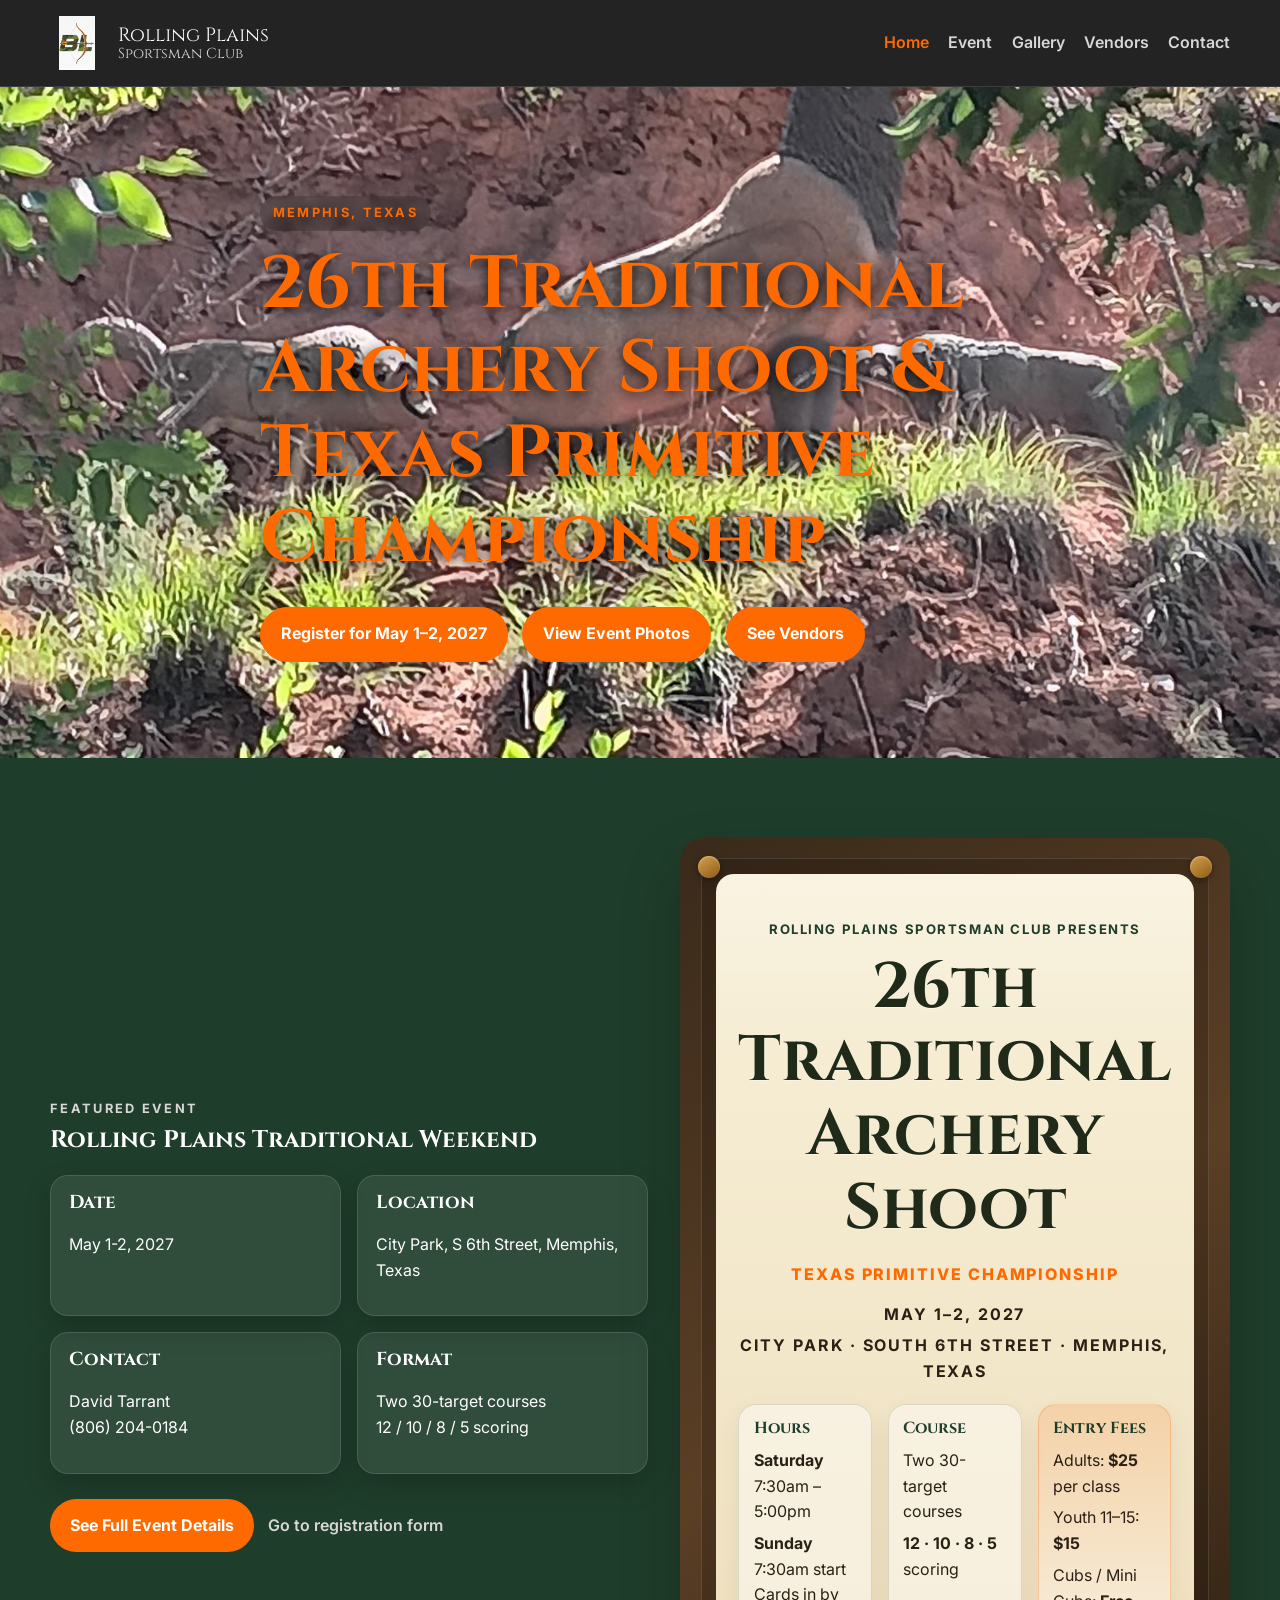
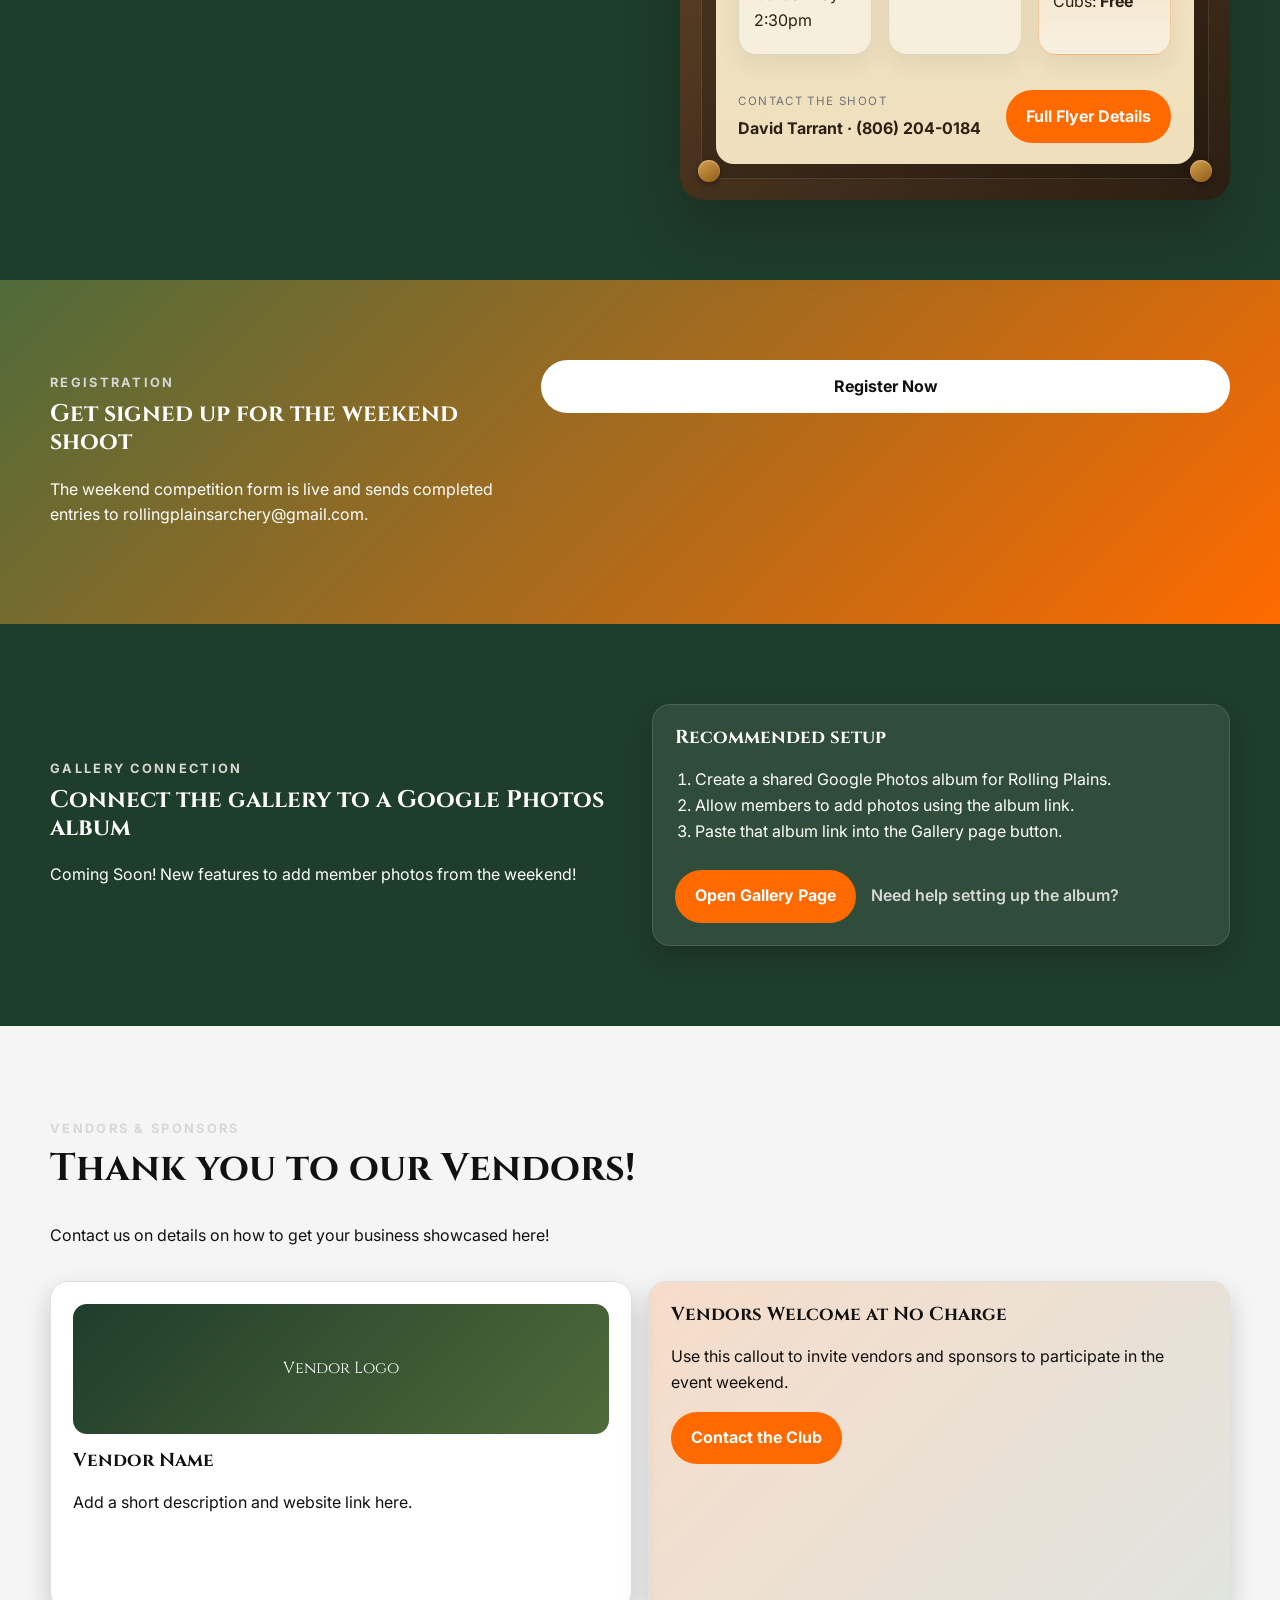
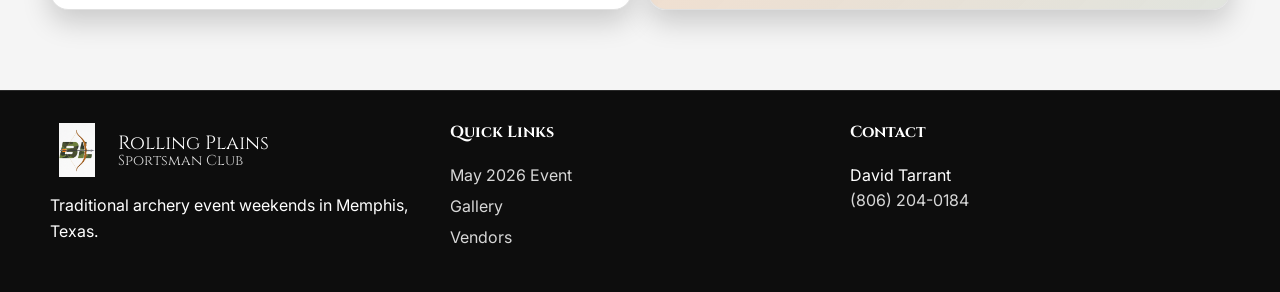
<file: index.html>
<!DOCTYPE html>
<html lang="en">
<head>
  <meta charset="UTF-8">
  <meta name="viewport" content="width=device-width, initial-scale=1.0">
  <title>Rolling Plains Sportsman Club | Memphis, Texas</title>
  <meta name="description" content="Rolling Plains Sportsman Club Traditional Archery Shoot and Texas Primitive Championship in Memphis, Texas.">
  <link rel="preconnect" href="https://fonts.googleapis.com">
  <link rel="preconnect" href="https://fonts.gstatic.com" crossorigin>
  <link href="https://fonts.googleapis.com/css2?family=Cinzel:wght@500;700&family=Inter:wght@400;500;600;700&display=swap" rel="stylesheet">
  <link rel="icon" type="image/png" href="assets/images/logo/logo-transparent.png">
  <link rel="stylesheet" href="assets/css/styles.css">
</head>
<body>
  <header class="site-header">
    <div class="container nav-wrap">
      <a class="brand" href="index.html">
        <img src="assets/images/logo/logo-transparent.png" alt="Rolling Plains Sportsman Club logo">
        <span class="brand-mark">
          <span class="brand-top">Rolling Plains</span>
          <span class="brand-bottom">Sportsman Club</span>
        </span>
      </a>
      <button class="nav-toggle" aria-label="Toggle navigation">☰</button>
      <nav class="site-nav">
        <a href="index.html" class="active">Home</a>
        <a href="events.html">Event</a>
        <a href="gallery.html">Gallery</a>
        <a href="vendors.html">Vendors</a>
        <a href="contact.html">Contact</a>
      </nav>
    </div>
  </header>

  <main>
    <section class="hero hero-home">
      <div class="hero-overlay"></div>
      <div class="container hero-content">
        <p class="eyebrow">Memphis, Texas</p>
        <h1>26th Traditional Archery Shoot & Texas Primitive Championship</h1>
        
        <div class="hero-actions">
          <a class="btn btn-primary" href="events.html#signup">Register for May 1–2, 2027</a>
          <a class="btn btn-secondary" href="gallery.html">View Event Photos</a>
          <a class="btn btn-secondary" href="vendors.html">See Vendors</a>
        </div>
      </div>
    </section>

    <section class="section section-dark">
      <div class="container split-feature">
        <div>
          <p class="eyebrow">Featured Event</p>
          <h2>Rolling Plains Traditional Weekend</h2>
          <div class="info-grid">
            <div class="info-card">
              <h3>Date</h3>
              <p>May 1-2, 2027</p>
            </div>
            <div class="info-card">
              <h3>Location</h3>
              <p>City Park, S 6th Street, Memphis, Texas</p>
            </div>
            <div class="info-card">
              <h3>Contact</h3>
              <p>David Tarrant<br>(806) 204-0184</p>
            </div>
            <div class="info-card">
              <h3>Format</h3>
              <p>Two 30-target courses<br>12 / 10 / 8 / 5 scoring</p>
            </div>
          </div>
          <div class="stack-actions">
            <a class="btn btn-primary" href="events.html">See Full Event Details</a>
            <a class="text-link" href="events.html#signup">Go to registration form</a>
          </div>
        </div>
        <div class="homepage-flyer-wrap">
          <div class="flyer-board flyer-board-home">
            <div class="flyer-corners">
              <span></span><span></span><span></span><span></span>
            </div>
            <div class="flyer-shell">
              <div class="flyer-scroll flyer-scroll-home">
                <p class="flyer-kicker">Rolling Plains Sportsman Club presents</p>
                <h2>26th Traditional<br>Archery Shoot</h2>
                <p class="flyer-subtitle">Texas Primitive Championship</p>
                <div class="flyer-divider"></div>
                <p class="flyer-date">May 1–2, 2027</p>
                <p class="flyer-location">City Park · South 6th Street · Memphis, Texas</p>
                <div class="flyer-grid flyer-grid-home">
                  <article class="flyer-card">
                    <h3>Hours</h3>
                    <p><strong>Saturday</strong><br>7:30am – 5:00pm</p>
                    <p><strong>Sunday</strong><br>7:30am start<br>Cards in by 2:30pm</p>
                  </article>
                  <article class="flyer-card">
                    <h3>Course</h3>
                    <p>Two 30-target courses</p>
                    <p><strong>12 · 10 · 8 · 5</strong> scoring</p>
                  </article>
                  <article class="flyer-card flyer-card-highlight">
                    <h3>Entry Fees</h3>
                    <p>Adults: <strong>$25</strong> per class</p>
                    <p>Youth 11–15: <strong>$15</strong></p>
                    <p>Cubs / Mini Cubs: <strong>Free</strong></p>
                  </article>
                </div>
                <div class="flyer-footer-bar flyer-footer-bar-home">
                  <div>
                    <span class="flyer-label">Contact the Shoot</span>
                    <strong>David Tarrant · <a href="tel:18062040184">(806) 204-0184</a></strong>
                  </div>
                  <a class="btn btn-primary" href="events.html">Full Flyer Details</a>
                </div>
              </div>
            </div>
          </div>
        </div>
      </div>
    </section>

    <section class="section section-accent">
      <div class="container promo-band">
        <div>
          <p class="eyebrow">Registration</p>
          <h2>Get signed up for the weekend shoot</h2>
          <p>The weekend competition form is live and sends completed entries to rollingplainsarchery@gmail.com.</p>
        </div>
        <a class="btn btn-light" href="events.html#signup">Register Now</a>
      </div>
    </section>

    <section class="section section-dark">
      <div class="container submit-grid">
        <div>
          <p class="eyebrow">Gallery Connection</p>
          <h2>Connect the gallery to a Google Photos album</h2>
          <p>Coming Soon! New features to add member photos from the weekend!</p>
        </div>
        <div class="content-card submit-card">
          <h3>Recommended setup</h3>
          <ol class="clean-list">
            <li>Create a shared Google Photos album for Rolling Plains.</li>
            <li>Allow members to add photos using the album link.</li>
            <li>Paste that album link into the Gallery page button.</li>
          </ol>
          <div class="stack-actions">
            <a class="btn btn-primary" href="gallery.html">Open Gallery Page</a>
            <a class="text-link" href="contact.html">Need help setting up the album?</a>
          </div>
        </div>
      </div>
    </section>



    <section class="section">
      <div class="container">
        <div class="section-heading">
          <p class="eyebrow">Vendors & Sponsors</p>
          <h2>Thank you to our Vendors!</h2>
          <p>Contact us on details on how to get your business showcased here!</p>
        </div>
        <div class="vendor-preview-grid">
          <article class="vendor-card">
            <div class="vendor-logo-placeholder">Vendor Logo</div>
            <h3>Vendor Name</h3>
            <p>Add a short description and website link here.</p>
            <a class="btn btn-outline" href="vendors.html">View Vendor Layout</a>
          </article>
          <article class="vendor-card highlight-card">
            <h3>Vendors Welcome at No Charge</h3>
            <p>Use this callout to invite vendors and sponsors to participate in the event weekend.</p>
            <a class="btn btn-primary" href="contact.html">Contact the Club</a>
          </article>
        </div>
      </div>
    </section>
  </main>

  <footer class="site-footer">
    <div class="container footer-grid">
      <div>
        <div class="brand" style="margin-bottom:0.75rem;">
          <img src="assets/images/logo/logo-transparent.png" alt="Rolling Plains Sportsman Club logo">
          <span class="brand-mark">
            <span class="brand-top">Rolling Plains</span>
            <span class="brand-bottom">Sportsman Club</span>
          </span>
        </div>
        <p>Traditional archery event weekends in Memphis, Texas.</p>
      </div>
      <div>
        <h4>Quick Links</h4>
        <ul>
          <li><a href="events.html">May 2026 Event</a></li>
          <li><a href="gallery.html">Gallery</a></li>
          <li><a href="vendors.html">Vendors</a></li>
        </ul>
      </div>
      <div>
        <h4>Contact</h4>
        <p>David Tarrant<br><a href="tel:18062040184">(806) 204-0184</a></p>
      </div>
    </div>
  </footer>

  <script src="assets/js/site.js"></script>
</body>
</html>
</file>
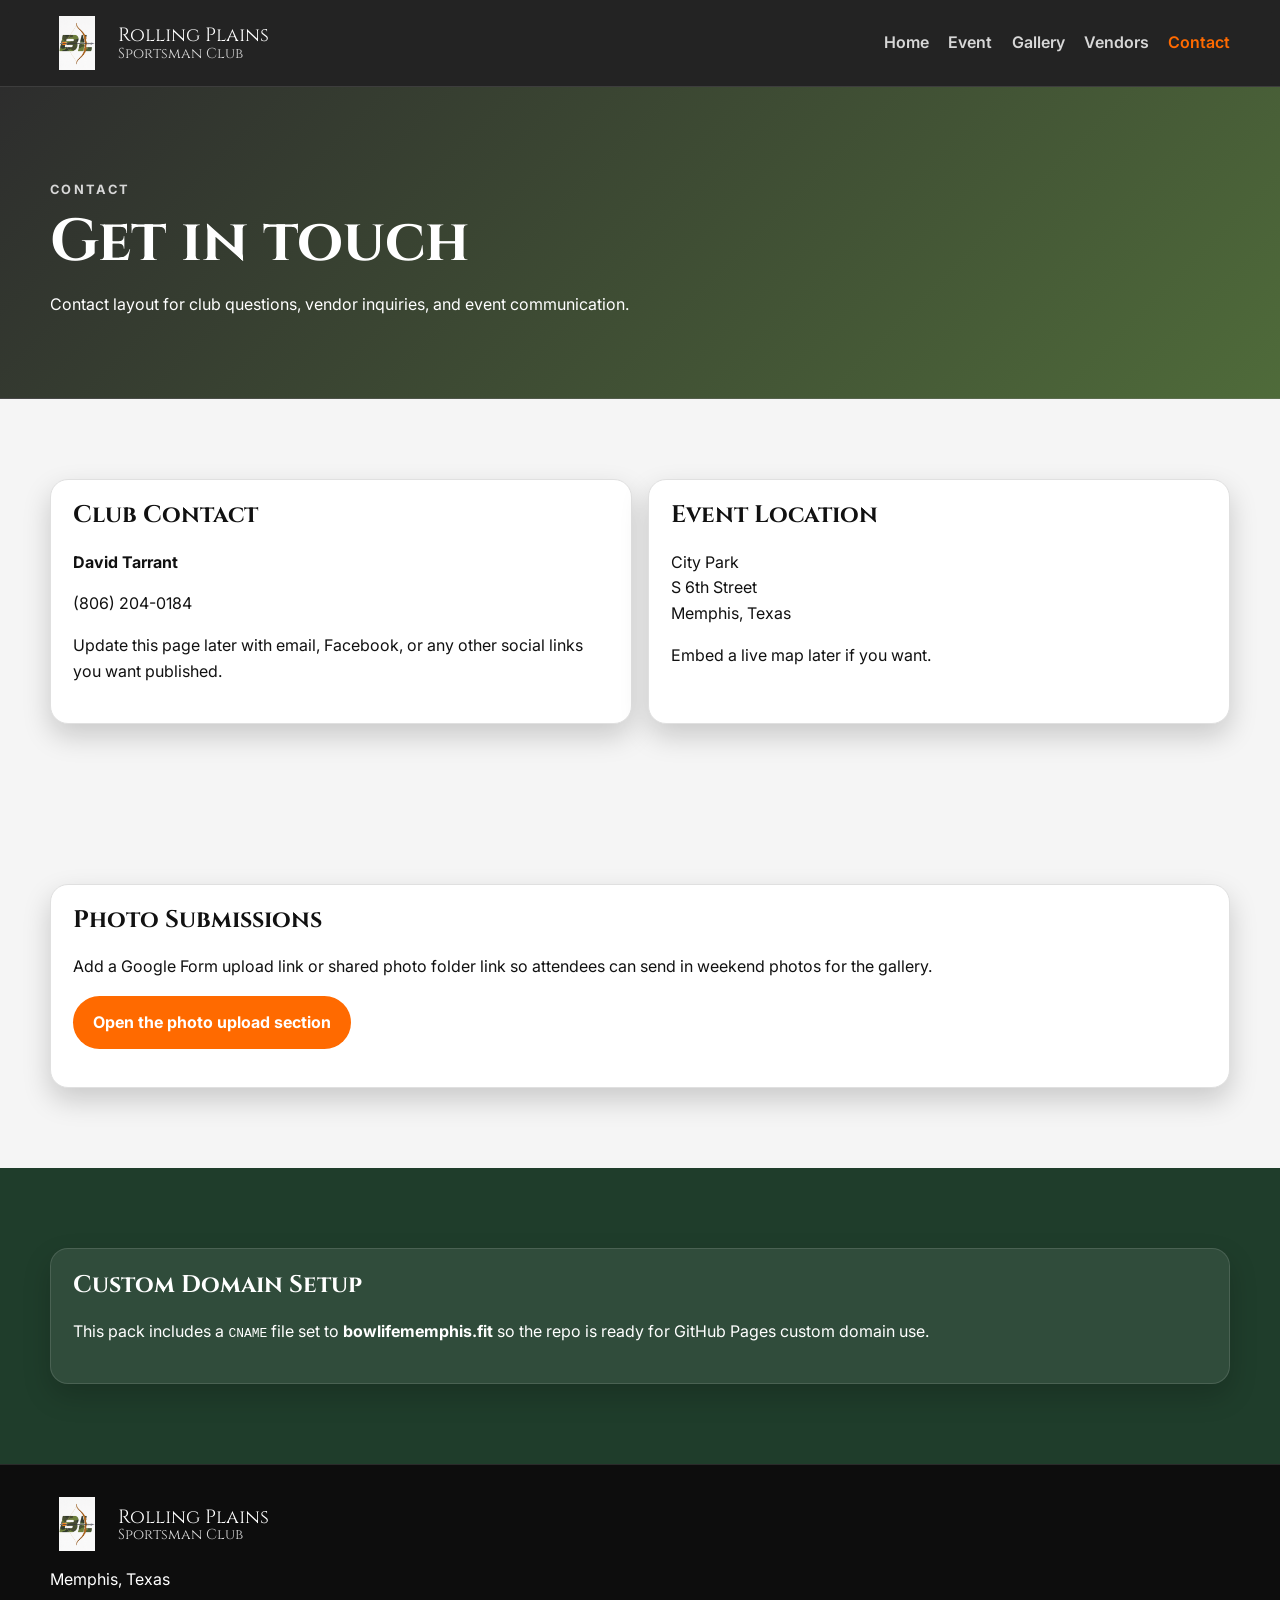
<file: contact.html>
<!DOCTYPE html>
<html lang="en">
<head>
  <meta charset="UTF-8">
  <meta name="viewport" content="width=device-width, initial-scale=1.0">
  <title>Contact | Rolling Plains Sportsman Club</title>
  <meta name="description" content="Contact and location information for Rolling Plains Sportsman Club.">
  <link rel="preconnect" href="https://fonts.googleapis.com">
  <link rel="preconnect" href="https://fonts.gstatic.com" crossorigin>
  <link href="https://fonts.googleapis.com/css2?family=Cinzel:wght@500;700&family=Inter:wght@400;500;600;700&display=swap" rel="stylesheet">
  <link rel="icon" type="image/png" href="assets/images/logo/logo-transparent.png">
  <link rel="stylesheet" href="assets/css/styles.css">
</head>
<body>
  <header class="site-header">
    <div class="container nav-wrap">
      <a class="brand" href="index.html">
        <img src="assets/images/logo/logo-transparent.png" alt="Rolling Plains Sportsman Club logo">
        <span class="brand-mark">
          <span class="brand-top">Rolling Plains</span>
          <span class="brand-bottom">Sportsman Club</span>
        </span>
      </a>
      <button class="nav-toggle" aria-label="Toggle navigation">☰</button>
      <nav class="site-nav">
        <a href="index.html">Home</a>
        <a href="events.html">Event</a>
        <a href="gallery.html">Gallery</a>
        <a href="vendors.html">Vendors</a>
        <a href="contact.html" class="active">Contact</a>
      </nav>
    </div>
  </header>

  <main>
    <section class="page-hero page-hero-contact">
      <div class="container">
        <p class="eyebrow">Contact</p>
        <h1>Get in touch</h1>
        <p>Contact layout for club questions, vendor inquiries, and event communication.</p>
      </div>
    </section>

    <section class="section">
      <div class="container cards-2">
        <article class="content-card">
          <h2>Club Contact</h2>
          <p><strong>David Tarrant</strong></p>
          <p><a href="tel:18062040184">(806) 204-0184</a></p>
          <p>Update this page later with email, Facebook, or any other social links you want published.</p>
        </article>
        <article class="content-card">
          <h2>Event Location</h2>
          <p>City Park<br>S 6th Street<br>Memphis, Texas</p>
          <p>Embed a live map later if you want.</p>
        </article>
      </div>
    </section>

    <section class="section">
      <div class="container cards-1">
        <article class="content-card">
          <h2>Photo Submissions</h2>
          <p>Add a Google Form upload link or shared photo folder link so attendees can send in weekend photos for the gallery.</p>
          <p><a class="btn btn-primary" href="gallery.html#submit-photos">Open the photo upload section</a></p>
        </article>
      </div>
    </section>

    <section class="section section-dark">
      <div class="container cards-1">
        <article class="content-card">
          <h2>Custom Domain Setup</h2>
          <p>This pack includes a <code>CNAME</code> file set to <strong>bowlifememphis.fit</strong> so the repo is ready for GitHub Pages custom domain use.</p>
        </article>
      </div>
    </section>
  </main>

  <footer class="site-footer">
    <div class="container footer-grid">
      <div>
        <div class="brand" style="margin-bottom:0.75rem;">
          <img src="assets/images/logo/logo-transparent.png" alt="Rolling Plains Sportsman Club logo">
          <span class="brand-mark">
            <span class="brand-top">Rolling Plains</span>
            <span class="brand-bottom">Sportsman Club</span>
          </span>
        </div>
        <p>Memphis, Texas</p>
      </div>
    </div>
  </footer>

  <script src="assets/js/site.js"></script>
</body>
</html>
</file>
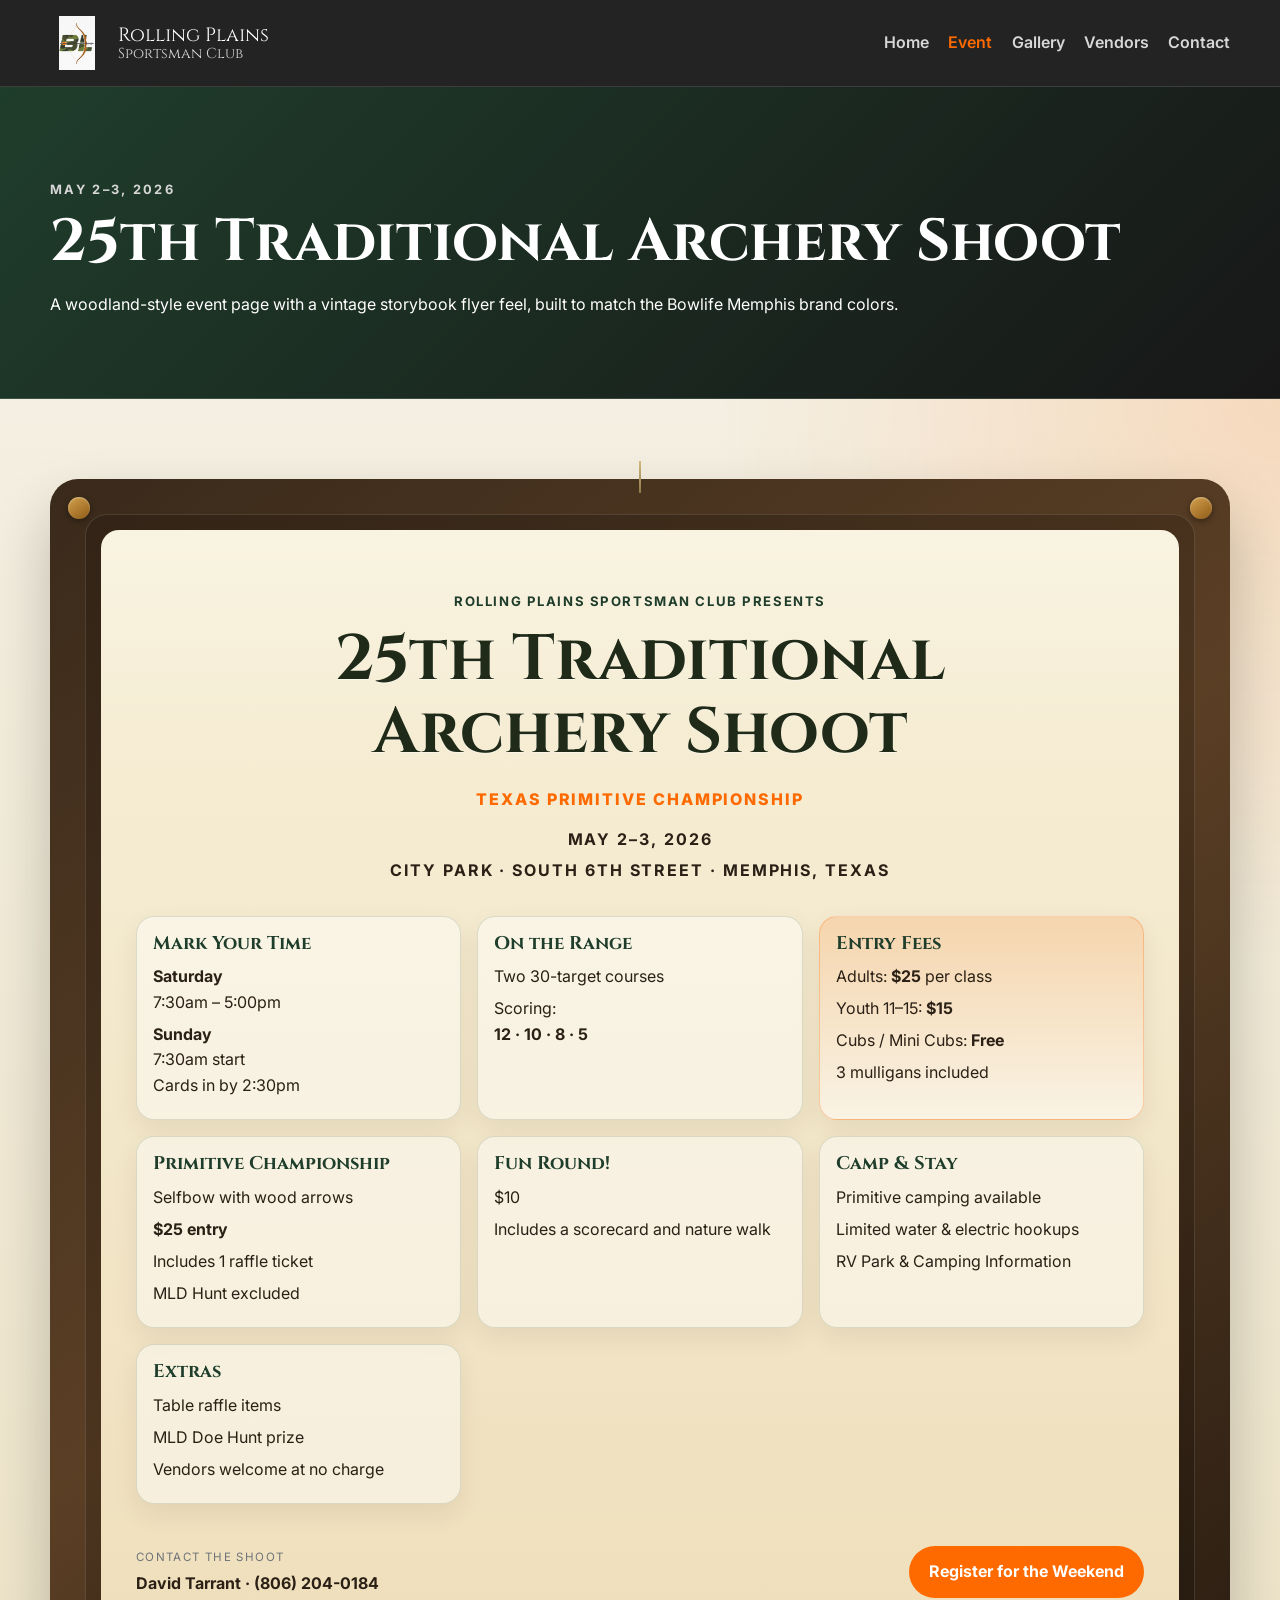
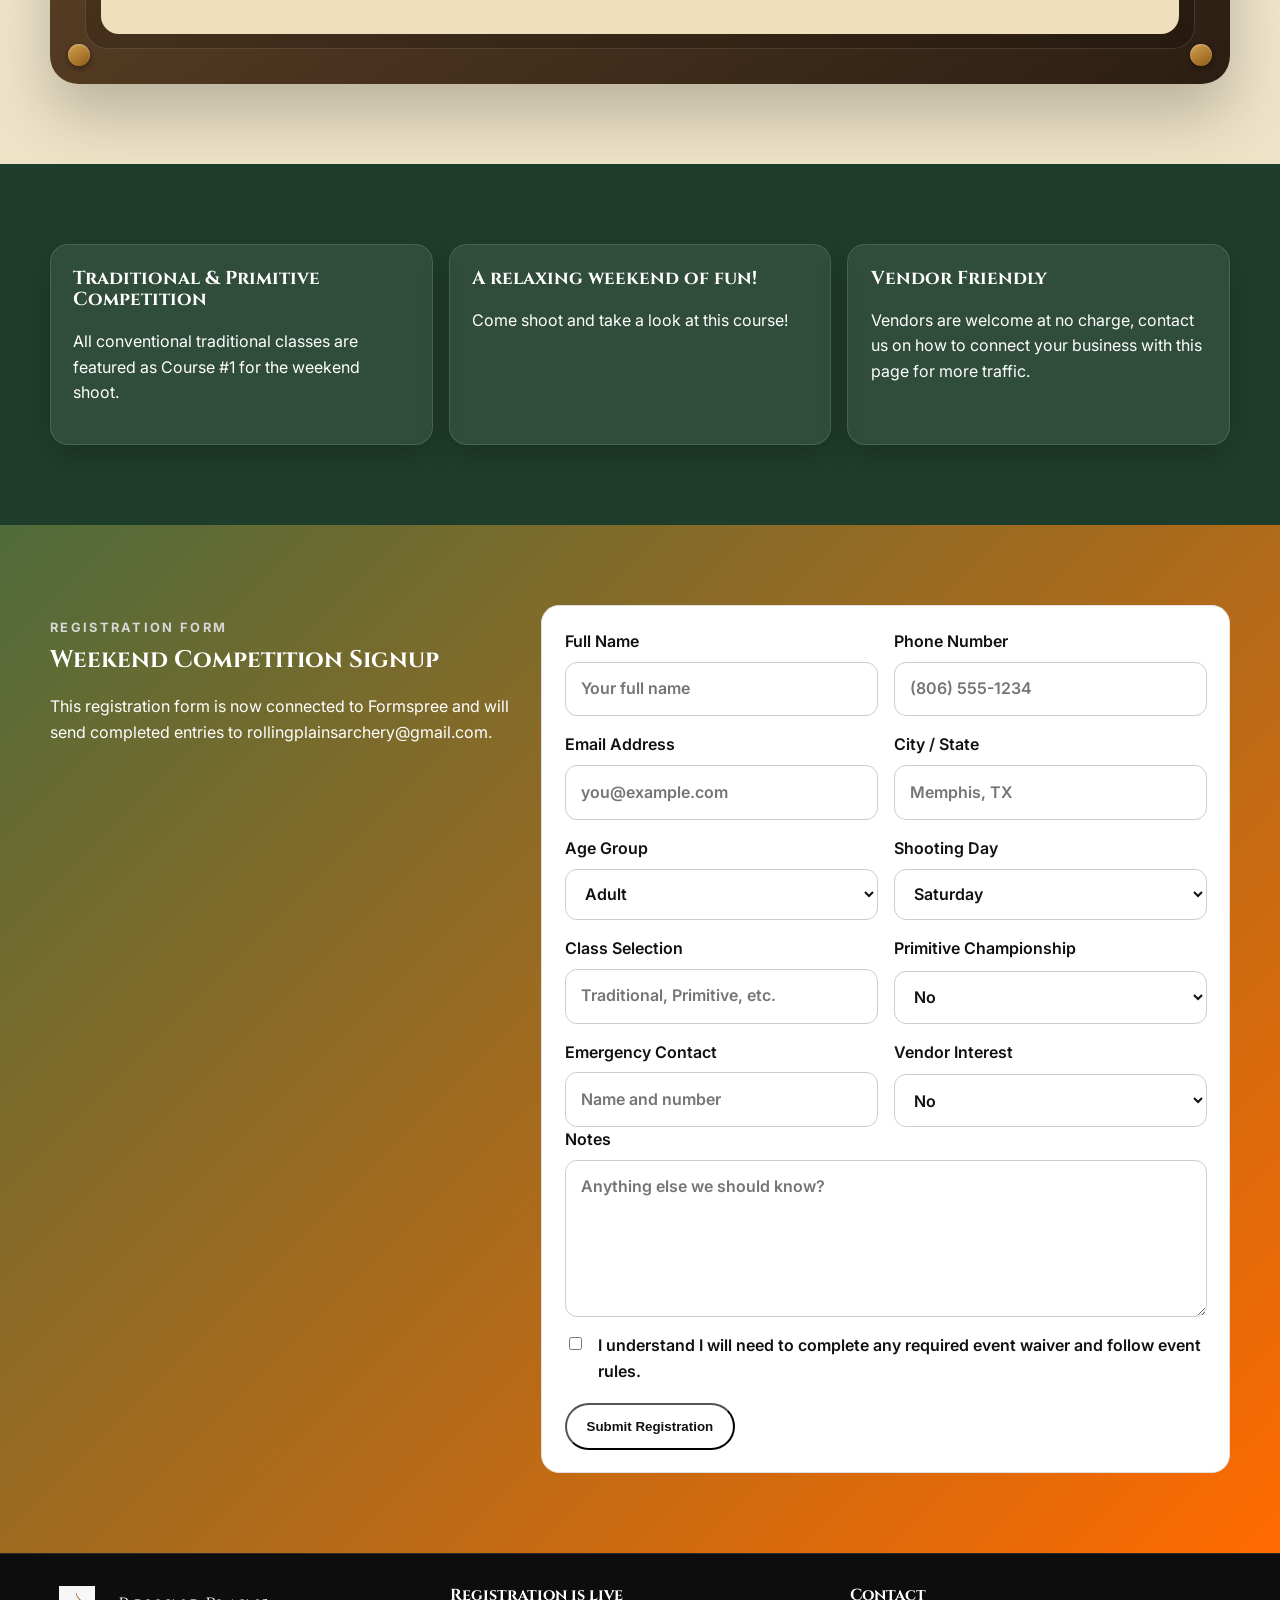
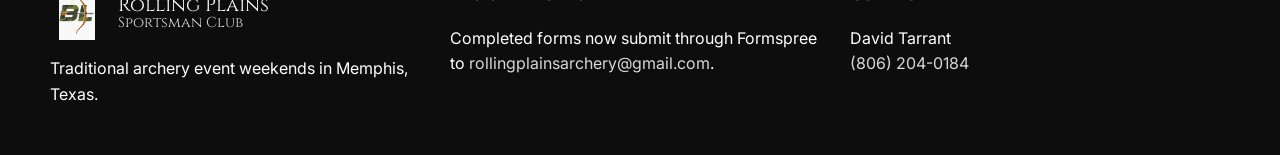
<file: events.html>
<!DOCTYPE html>
<html lang="en">
<head>
  <meta charset="UTF-8">
  <meta name="viewport" content="width=device-width, initial-scale=1.0">
  <title>May 2026 Event | Rolling Plains Sportsman Club</title>
  <meta name="description" content="Event details and registration for the Rolling Plains Sportsman Club Traditional Archery Shoot in Memphis, Texas.">
  <link rel="preconnect" href="https://fonts.googleapis.com">
  <link rel="preconnect" href="https://fonts.gstatic.com" crossorigin>
  <link href="https://fonts.googleapis.com/css2?family=Cinzel:wght@500;700&family=Inter:wght@400;500;600;700&display=swap" rel="stylesheet">
  <link rel="icon" type="image/png" href="assets/images/logo/logo-transparent.png">
  <link rel="stylesheet" href="assets/css/styles.css">

  <style>
    .flyer-divider { display: none !important; }
    .flyer-scroll::before,
    .flyer-scroll::after {
      display: none !important;
      content: none !important;
    }
    .flyer-footer-bar {
      border-top: none !important;
      box-shadow: none !important;
    }
  </style>

</head>
<body>
  <header class="site-header">
    <div class="container nav-wrap">
      <a class="brand" href="index.html">
        <img src="assets/images/logo/logo-transparent.png" alt="Rolling Plains Sportsman Club logo">
        <span class="brand-mark">
          <span class="brand-top">Rolling Plains</span>
          <span class="brand-bottom">Sportsman Club</span>
        </span>
      </a>
      <button class="nav-toggle" aria-label="Toggle navigation">☰</button>
      <nav class="site-nav">
        <a href="index.html">Home</a>
        <a href="events.html" class="active">Event</a>
        <a href="gallery.html">Gallery</a>
        <a href="vendors.html">Vendors</a>
        <a href="contact.html">Contact</a>
      </nav>
    </div>
  </header>

  <main>
    <section class="page-hero page-hero-event">
      <div class="container">
        <p class="eyebrow">May 2–3, 2026</p>
        <h1>25th Traditional Archery Shoot</h1>
        <p>A woodland-style event page with a vintage storybook flyer feel, built to match the Bowlife Memphis brand colors.</p>
      </div>
    </section>

    <section class="section flyer-section">
      <div class="container">
        <div class="flyer-board">
          <div class="flyer-rope"></div>
          <div class="flyer-corners">
            <span></span><span></span><span></span><span></span>
          </div>
          <div class="flyer-shell">
            <div class="flyer-scroll">
              <p class="flyer-kicker">Rolling Plains Sportsman Club presents</p>
              <h2>25th Traditional<br>Archery Shoot</h2>
              <p class="flyer-subtitle">Texas Primitive Championship</p>
              <p class="flyer-date">May 2–3, 2026</p>
              <p class="flyer-location">City Park · South 6th Street · Memphis, Texas</p>

              <div class="flyer-grid">
                <article class="flyer-card">
                  <h3>Mark Your Time</h3>
                  <p><strong>Saturday</strong><br>7:30am – 5:00pm</p>
                  <p><strong>Sunday</strong><br>7:30am start<br>Cards in by 2:30pm</p>
                </article>
                <article class="flyer-card">
                  <h3>On the Range</h3>
                  <p>Two 30-target courses</p>
                  <p>Scoring:<br><strong>12 · 10 · 8 · 5</strong></p>
                </article>
                <article class="flyer-card flyer-card-highlight">
                  <h3>Entry Fees</h3>
                  <p>Adults: <strong>$25</strong> per class</p>
                  <p>Youth 11–15: <strong>$15</strong></p>
                  <p>Cubs / Mini Cubs: <strong>Free</strong></p>
                  <p>3 mulligans included</p>
                </article>
                <article class="flyer-card">
                  <h3>Primitive Championship</h3>
                  <p>Selfbow with wood arrows</p>
                  <p><strong>$25 entry</strong></p>
                  <p>Includes 1 raffle ticket</p>
                  <p>MLD Hunt excluded</p>
                </article>
		<article class="flyer-card flyer-card">
                  <h3>Fun Round!</h3>
                  <p>$10</p>
                  <p>Includes a scorecard and nature walk</p>
                </article>
                <article class="flyer-card">
                  <h3>Camp & Stay</h3>
                  <p>Primitive camping available</p>
                  <p>Limited water & electric hookups</p>
                  <a href="https://memphistexas.gov/r-v-park-camping" target="_blank">RV Park & Camping Information</a>
                </article>
                <article class="flyer-card">
                  <h3>Extras</h3>
                  <p>Table raffle items</p>
                  <p>MLD Doe Hunt prize</p>
                  <p>Vendors welcome at no charge</p>
                </article>
              </div>

              <div class="flyer-footer-bar">
                <div>
                  <span class="flyer-label">Contact the Shoot</span>
                  <strong>David Tarrant · <a href="tel:18062040184">(806) 204-0184</a></strong>
                </div>
                <a class="btn btn-primary" href="#signup">Register for the Weekend</a>
              </div>
            </div>
          </div>
        </div>
      </div>
    </section>

    <section class="section section-dark">
      <div class="container cards-3">
        <article class="content-card">
          <h3>Traditional & Primitive Competition</h3>
          <p>All conventional traditional classes are featured as Course #1 for the weekend shoot.</p>
        </article>
        <article class="content-card">
          <h3>A relaxing weekend of fun!</h3>
          <p>Come shoot and take a look at this course!</p>
        </article>
        <article class="content-card">
          <h3>Vendor Friendly</h3>
          <p>Vendors are welcome at no charge, contact us on how to connect your business with this page for more traffic.</p>
        </article>
      </div>
    </section>

    <section class="section section-accent" id="signup">
      <div class="container signup-wrap">
        <div>
          <p class="eyebrow">Registration Form</p>
          <h2>Weekend Competition Signup</h2>
          <p>This registration form is now connected to Formspree and will send completed entries to rollingplainsarchery@gmail.com.</p>
        </div>
        <form class="signup-form" action="https://formspree.io/f/xykbwadr" method="POST" id="registration-form">
          <input type="hidden" name="_subject" value="Rolling Plains Archery Registration Submission">
          <input type="hidden" name="event_name" value="25th Traditional Archery Shoot - May 2-3, 2026">
          <input type="text" name="_gotcha" tabindex="-1" autocomplete="off" class="hp-field" aria-hidden="true">
          <div class="form-grid">
            <label>
              Full Name
              <input type="text" name="name" placeholder="Your full name" required>
            </label>
            <label>
              Phone Number
              <input type="tel" name="phone" placeholder="(806) 555-1234" required>
            </label>
            <label>
              Email Address
              <input type="email" name="email" placeholder="you@example.com" required>
            </label>
            <label>
              City / State
              <input type="text" name="location" placeholder="Memphis, TX" required>
            </label>
            <label>
              Age Group
              <select name="age_group" required>
                <option>Adult</option>
                <option>Youth (11–15)</option>
                <option>Cub / Mini Cub</option>
              </select>
            </label>
            <label>
              Shooting Day
              <select name="shoot_day" required>
                <option>Saturday</option>
                <option>Sunday</option>
                <option>Both Days</option>
              </select>
            </label>
            <label>
              Class Selection
              <input type="text" name="class_selection" placeholder="Traditional, Primitive, etc." required>
            </label>
            <label>
              Primitive Championship
              <select name="primitive" required>
                <option>No</option>
                <option>Yes</option>
              </select>
            </label>
            <label>
              Emergency Contact
              <input type="text" name="emergency_contact" placeholder="Name and number" required>
            </label>
            <label>
              Vendor Interest
              <select name="vendor_interest" required>
                <option>No</option>
                <option>Yes</option>
              </select>
            </label>
          </div>
          <label>
            Notes
            <textarea name="notes" rows="5" placeholder="Anything else we should know?"></textarea>
          </label>
          <label class="checkbox-row">
            <input type="checkbox" name="waiver" required>
            <span>I understand I will need to complete any required event waiver and follow event rules.</span>
          </label>
          <div class="form-status" id="form-status" aria-live="polite"></div>
          <button class="btn btn-light" type="submit">Submit Registration</button>
        </form>
      </div>
    </section>
  </main>

  <footer class="site-footer">
    <div class="container footer-grid">
      <div>
        <div class="brand" style="margin-bottom:0.75rem;">
          <img src="assets/images/logo/logo-transparent.png" alt="Rolling Plains Sportsman Club logo">
          <span class="brand-mark">
            <span class="brand-top">Rolling Plains</span>
            <span class="brand-bottom">Sportsman Club</span>
          </span>
        </div>
        <p>Traditional archery event weekends in Memphis, Texas.</p>
      </div>
      <div>
        <h4>Registration is live</h4>
        <p>Completed forms now submit through Formspree to <a href="mailto:rollingplainsarchery@gmail.com">rollingplainsarchery@gmail.com</a>.</p>
      </div>
      <div>
        <h4>Contact</h4>
        <p>David Tarrant<br><a href="tel:18062040184">(806) 204-0184</a></p>
      </div>
    </div>
  </footer>

  <script src="assets/js/site.js"></script>
</body>
</html>
</file>
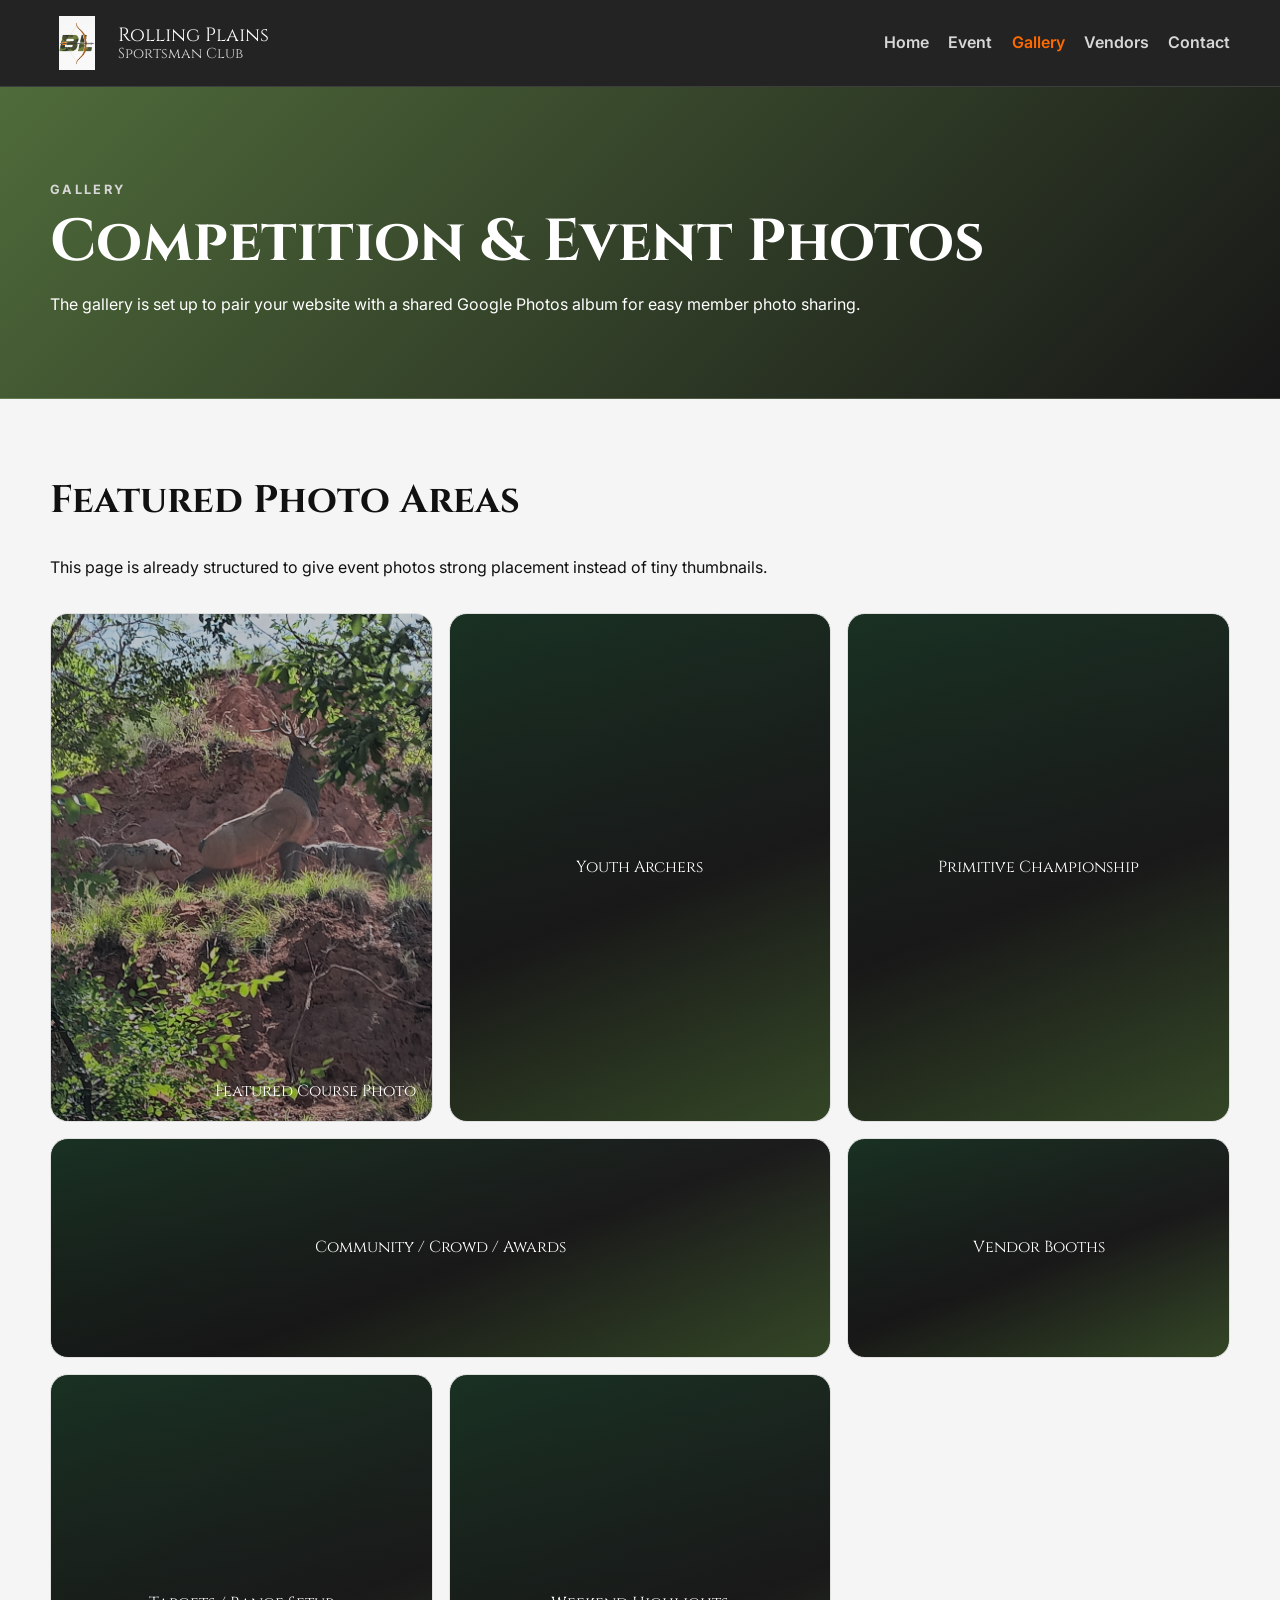
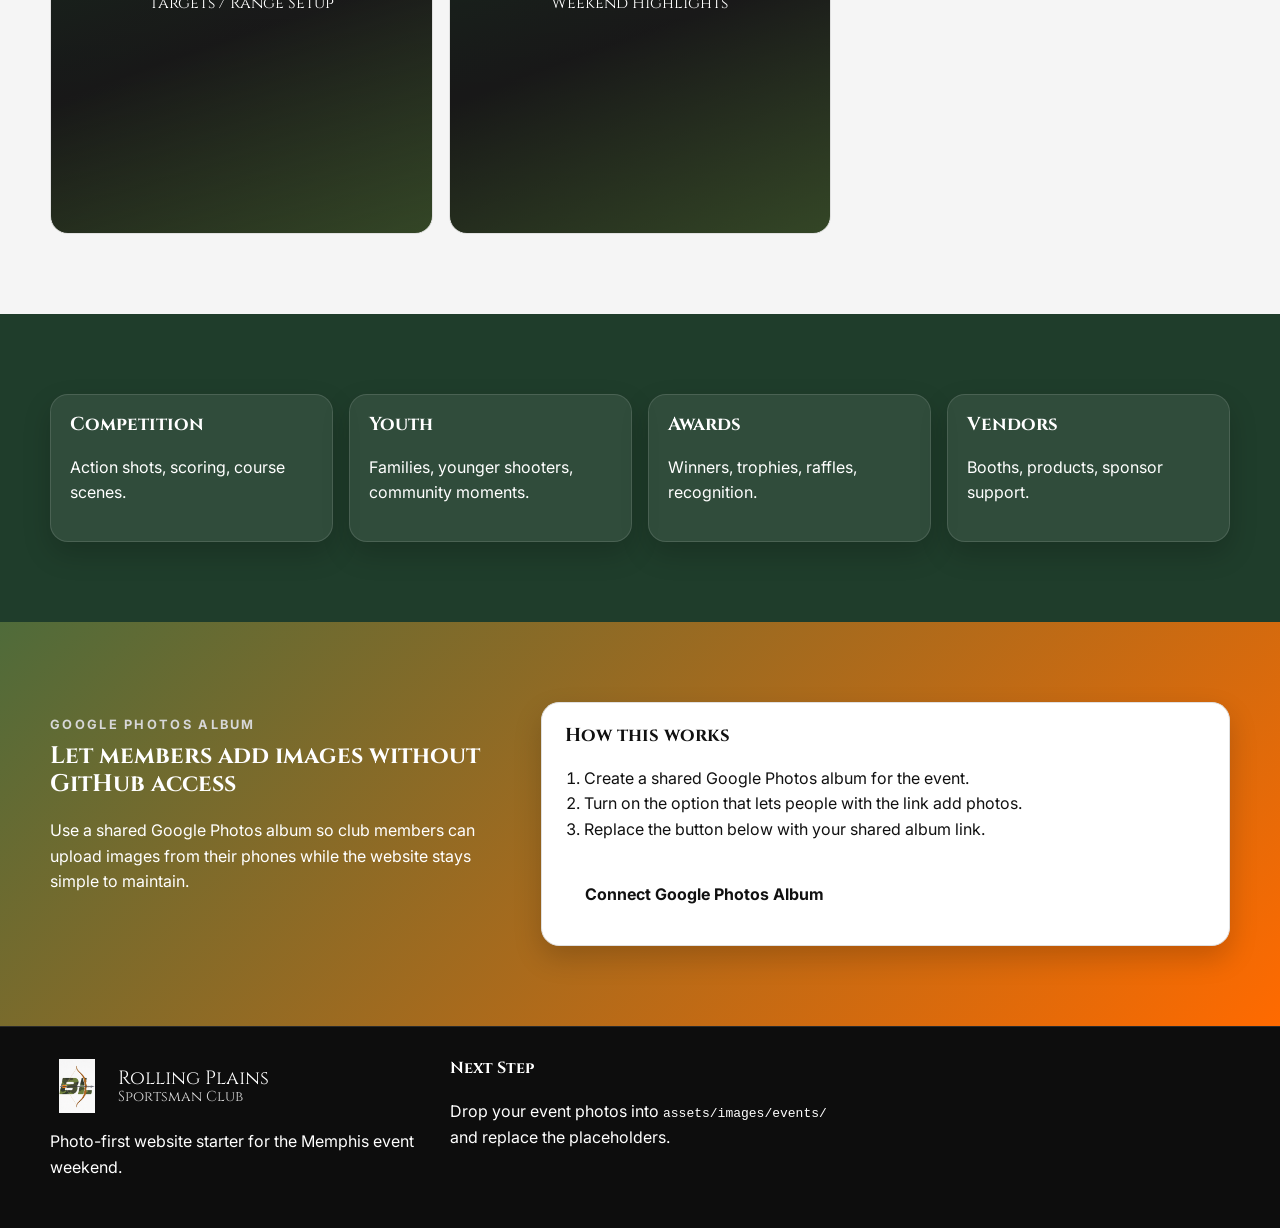
<file: gallery.html>
<!DOCTYPE html>
<html lang="en">
<head>
  <meta charset="UTF-8">
  <meta name="viewport" content="width=device-width, initial-scale=1.0">
  <title>Gallery | Rolling Plains Sportsman Club</title>
  <meta name="description" content="Competition and community photo gallery for Rolling Plains Sportsman Club.">
  <link rel="preconnect" href="https://fonts.googleapis.com">
  <link rel="preconnect" href="https://fonts.gstatic.com" crossorigin>
  <link href="https://fonts.googleapis.com/css2?family=Cinzel:wght@500;700&family=Inter:wght@400;500;600;700&display=swap" rel="stylesheet">
  <link rel="icon" type="image/png" href="assets/images/logo/logo-transparent.png">
  <link rel="stylesheet" href="assets/css/styles.css">
</head>
<body>
  <header class="site-header">
    <div class="container nav-wrap">
      <a class="brand" href="index.html">
        <img src="assets/images/logo/logo-transparent.png" alt="Rolling Plains Sportsman Club logo">
        <span class="brand-mark">
          <span class="brand-top">Rolling Plains</span>
          <span class="brand-bottom">Sportsman Club</span>
        </span>
      </a>
      <button class="nav-toggle" aria-label="Toggle navigation">☰</button>
      <nav class="site-nav">
        <a href="index.html">Home</a>
        <a href="events.html">Event</a>
        <a href="gallery.html" class="active">Gallery</a>
        <a href="vendors.html">Vendors</a>
        <a href="contact.html">Contact</a>
      </nav>
    </div>
  </header>

  <main>
    <section class="page-hero page-hero-gallery">
      <div class="container">
        <p class="eyebrow">Gallery</p>
        <h1>Competition & Event Photos</h1>
        <p>The gallery is set up to pair your website with a shared Google Photos album for easy member photo sharing.</p>
      </div>
    </section>

    <section class="section">
      <div class="container">
        <div class="section-heading">
          <h2>Featured Photo Areas</h2>
          <p>This page is already structured to give event photos strong placement instead of tiny thumbnails.</p>
        </div>
        <div class="gallery-masonry">
          <div class="gallery-item tall gallery-item-image"><img src="assets/images/main-feature.jpg" alt="3D deer target on a wooded course hillside"><span>Featured Course Photo</span></div>
          <div class="gallery-item"><span>Youth Archers</span></div>
          <div class="gallery-item"><span>Primitive Championship</span></div>
          <div class="gallery-item wide"><span>Community / Crowd / Awards</span></div>
          <div class="gallery-item"><span>Vendor Booths</span></div>
          <div class="gallery-item"><span>Targets / Range Setup</span></div>
          <div class="gallery-item tall"><span>Weekend Highlights</span></div>
        </div>
      </div>
    </section>

    <section class="section section-dark">
      <div class="container cards-4">
        <article class="content-card compact"><h3>Competition</h3><p>Action shots, scoring, course scenes.</p></article>
        <article class="content-card compact"><h3>Youth</h3><p>Families, younger shooters, community moments.</p></article>
        <article class="content-card compact"><h3>Awards</h3><p>Winners, trophies, raffles, recognition.</p></article>
        <article class="content-card compact"><h3>Vendors</h3><p>Booths, products, sponsor support.</p></article>
      </div>
    </section>
    <section class="section section-accent" id="submit-photos">
      <div class="container signup-wrap">
        <div>
          <p class="eyebrow">Google Photos Album</p>
          <h2>Let members add images without GitHub access</h2>
          <p>Use a shared Google Photos album so club members can upload images from their phones while the website stays simple to maintain.</p>
        </div>
        <div class="content-card upload-card">
          <h3>How this works</h3>
          <ol class="clean-list">
            <li>Create a shared Google Photos album for the event.</li>
            <li>Turn on the option that lets people with the link add photos.</li>
            <li>Replace the button below with your shared album link.</li>
          </ol>
          <div class="stack-actions">
            <a class="btn btn-light" href="#">Connect Google Photos Album</a>
            <a class="btn btn-secondary" href="contact.html">Contact the Club</a>
          </div>
        </div>
      </div>
    </section>

  </main>

  <footer class="site-footer">
    <div class="container footer-grid">
      <div>
        <div class="brand" style="margin-bottom:0.75rem;">
          <img src="assets/images/logo/logo-transparent.png" alt="Rolling Plains Sportsman Club logo">
          <span class="brand-mark">
            <span class="brand-top">Rolling Plains</span>
            <span class="brand-bottom">Sportsman Club</span>
          </span>
        </div>
        <p>Photo-first website starter for the Memphis event weekend.</p>
      </div>
      <div>
        <h4>Next Step</h4>
        <p>Drop your event photos into <code>assets/images/events/</code> and replace the placeholders.</p>
      </div>
    </div>
  </footer>

  <script src="assets/js/site.js"></script>
</body>
</html>
</file>
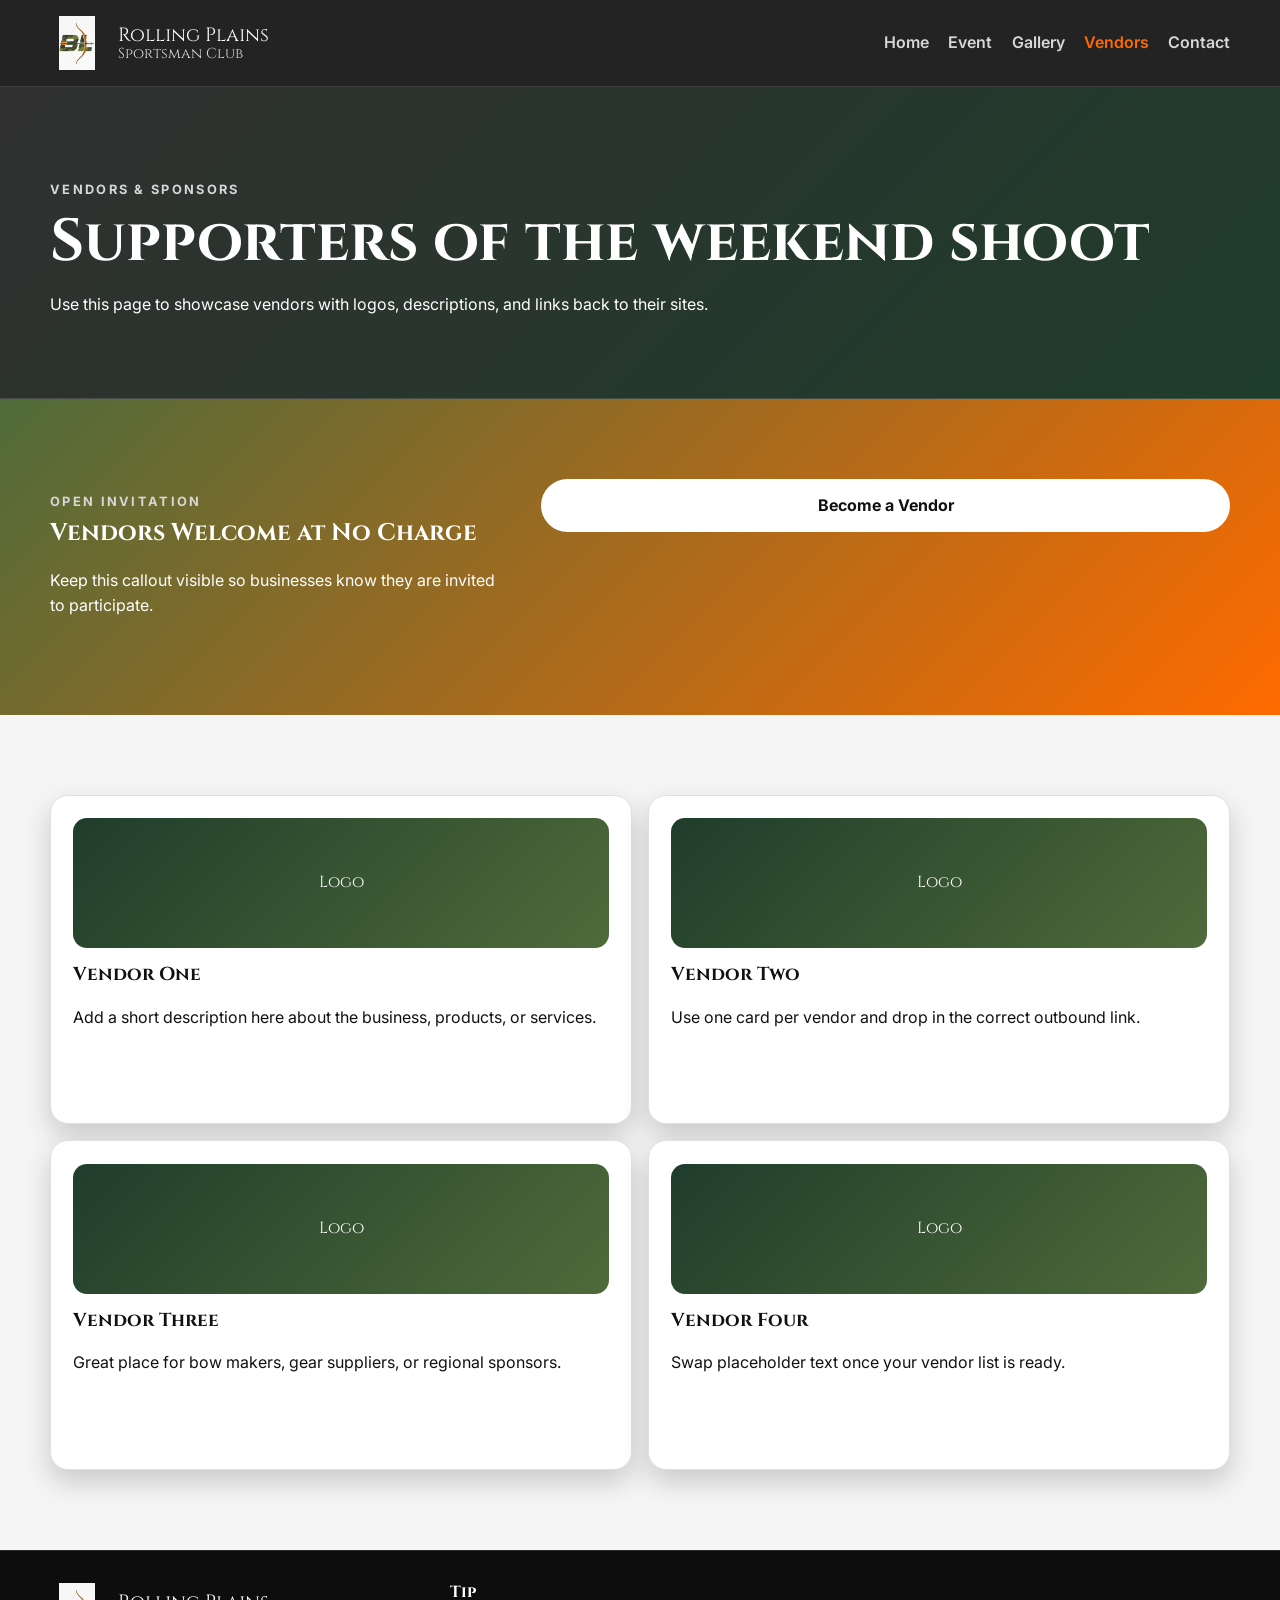
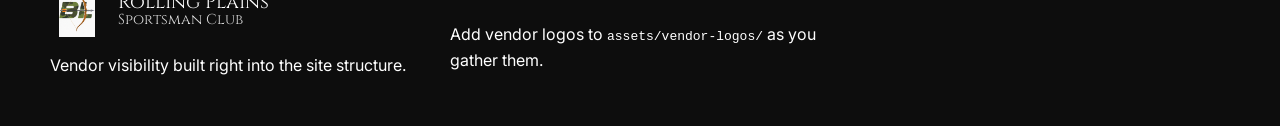
<file: vendors.html>
<!DOCTYPE html>
<html lang="en">
<head>
  <meta charset="UTF-8">
  <meta name="viewport" content="width=device-width, initial-scale=1.0">
  <title>Vendors | Rolling Plains Sportsman Club</title>
  <meta name="description" content="Vendor and sponsor showcase for Rolling Plains Sportsman Club.">
  <link rel="preconnect" href="https://fonts.googleapis.com">
  <link rel="preconnect" href="https://fonts.gstatic.com" crossorigin>
  <link href="https://fonts.googleapis.com/css2?family=Cinzel:wght@500;700&family=Inter:wght@400;500;600;700&display=swap" rel="stylesheet">
  <link rel="icon" type="image/png" href="assets/images/logo/logo-transparent.png">
  <link rel="stylesheet" href="assets/css/styles.css">
</head>
<body>
  <header class="site-header">
    <div class="container nav-wrap">
      <a class="brand" href="index.html">
        <img src="assets/images/logo/logo-transparent.png" alt="Rolling Plains Sportsman Club logo">
        <span class="brand-mark">
          <span class="brand-top">Rolling Plains</span>
          <span class="brand-bottom">Sportsman Club</span>
        </span>
      </a>
      <button class="nav-toggle" aria-label="Toggle navigation">☰</button>
      <nav class="site-nav">
        <a href="index.html">Home</a>
        <a href="events.html">Event</a>
        <a href="gallery.html">Gallery</a>
        <a href="vendors.html" class="active">Vendors</a>
        <a href="contact.html">Contact</a>
      </nav>
    </div>
  </header>

  <main>
    <section class="page-hero page-hero-vendors">
      <div class="container">
        <p class="eyebrow">Vendors & Sponsors</p>
        <h1>Supporters of the weekend shoot</h1>
        <p>Use this page to showcase vendors with logos, descriptions, and links back to their sites.</p>
      </div>
    </section>

    <section class="section section-accent">
      <div class="container promo-band">
        <div>
          <p class="eyebrow">Open Invitation</p>
          <h2>Vendors Welcome at No Charge</h2>
          <p>Keep this callout visible so businesses know they are invited to participate.</p>
        </div>
        <a class="btn btn-light" href="contact.html">Become a Vendor</a>
      </div>
    </section>

    <section class="section">
      <div class="container vendor-grid-full">
        <article class="vendor-card">
          <div class="vendor-logo-placeholder">Logo</div>
          <h3>Vendor One</h3>
          <p>Add a short description here about the business, products, or services.</p>
          <a class="btn btn-outline" href="#">Visit Website</a>
        </article>
        <article class="vendor-card">
          <div class="vendor-logo-placeholder">Logo</div>
          <h3>Vendor Two</h3>
          <p>Use one card per vendor and drop in the correct outbound link.</p>
          <a class="btn btn-outline" href="#">Visit Website</a>
        </article>
        <article class="vendor-card">
          <div class="vendor-logo-placeholder">Logo</div>
          <h3>Vendor Three</h3>
          <p>Great place for bow makers, gear suppliers, or regional sponsors.</p>
          <a class="btn btn-outline" href="#">Visit Website</a>
        </article>
        <article class="vendor-card">
          <div class="vendor-logo-placeholder">Logo</div>
          <h3>Vendor Four</h3>
          <p>Swap placeholder text once your vendor list is ready.</p>
          <a class="btn btn-outline" href="#">Visit Website</a>
        </article>
      </div>
    </section>
  </main>

  <footer class="site-footer">
    <div class="container footer-grid">
      <div>
        <div class="brand" style="margin-bottom:0.75rem;">
          <img src="assets/images/logo/logo-transparent.png" alt="Rolling Plains Sportsman Club logo">
          <span class="brand-mark">
            <span class="brand-top">Rolling Plains</span>
            <span class="brand-bottom">Sportsman Club</span>
          </span>
        </div>
        <p>Vendor visibility built right into the site structure.</p>
      </div>
      <div>
        <h4>Tip</h4>
        <p>Add vendor logos to <code>assets/vendor-logos/</code> as you gather them.</p>
      </div>
    </div>
  </footer>

  <script src="assets/js/site.js"></script>
</body>
</html>
</file>
<file: assets/css/styles.css>
:root {
  --bg: #111111;
  --bg-soft: #1F3D2B;
  --panel: #1a1a1a;
  --panel-soft: #f5f5f5;
  --text: #ffffff;
  --muted: #d7d7d7;
  --accent: #FF6A00;
  --accent-2: #4F6B3A;
  --forest: #1F3D2B;
  --olive: #4F6B3A;
  --steel: #6E7378;
  --light: #F5F5F5;
  --line: rgba(255,255,255,0.12);
  --shadow: 0 12px 28px rgba(0,0,0,0.18);
  --radius: 18px;
  --max: 1180px;
}

* { box-sizing: border-box; }
html { scroll-behavior: smooth; }
body {
  margin: 0;
  font-family: 'Inter', sans-serif;
  background: var(--light);
  color: #111111;
  line-height: 1.6;
}
img { max-width: 100%; display: block; }
a { color: inherit; text-decoration: none; }
.container { width: min(calc(100% - 2rem), var(--max)); margin: 0 auto; }

.site-header {
  position: sticky;
  top: 0;
  z-index: 100;
  background: rgba(17,17,17,0.92);
  backdrop-filter: blur(10px);
  border-bottom: 1px solid var(--line);
}
.nav-wrap {
  display: flex;
  align-items: center;
  justify-content: space-between;
  gap: 1rem;
  padding: 1rem 0;
}
.brand {
  display: flex;
  align-items: center;
  gap: 0.85rem;
}
.brand img {
  width: 54px;
  height: 54px;
  object-fit: contain;
}
.brand-mark {
  display: flex;
  flex-direction: column;
  font-family: 'Cinzel', serif;
  line-height: 1.05;
}
.brand-top { font-size: 1.2rem; color: #fff; }
.brand-bottom { font-size: 0.9rem; color: var(--muted); }
.site-nav {
  display: flex;
  gap: 1.2rem;
  align-items: center;
}
.site-nav a {
  color: var(--muted);
  font-weight: 600;
}
.site-nav a.active,
.site-nav a:hover { color: var(--accent); }
.nav-toggle {
  display: none;
  background: transparent;
  border: 1px solid var(--line);
  color: var(--text);
  border-radius: 10px;
  padding: 0.45rem 0.7rem;
}

.hero {
  position: relative;
  min-height: 78vh;
  display: flex;
  align-items: center;
  background:
    linear-gradient(rgba(0,0,0,0.42), rgba(0,0,0,0.65)),
    linear-gradient(135deg, var(--forest), #111111 55%, var(--olive));
}
.hero-overlay {
  position: absolute;
  inset: 0;
  background: radial-gradient(circle at top right, rgba(255,106,0,0.24), transparent 34%);
}
.hero-content {
  position: relative;
  padding: 6rem 0;
  max-width: 760px;
}
.eyebrow {
  color: var(--muted);
  text-transform: uppercase;
  letter-spacing: 0.18em;
  font-size: 0.8rem;
  font-weight: 700;
  margin-bottom: 0.5rem;
}
.hero h1,
.page-hero h1,
h2,
h3,
h4 {
  font-family: 'Cinzel', serif;
  line-height: 1.15;
  margin-top: 0;
}
.hero h1 { font-size: clamp(2.4rem, 6vw, 4.6rem); margin-bottom: 1rem; }
.hero-text { font-size: 1.1rem; color: #f2f2f2; max-width: 640px; }
.hero-actions,
.stack-actions {
  display: flex;
  flex-wrap: wrap;
  gap: 0.9rem;
  margin-top: 1.6rem;
}

.btn {
  display: inline-flex;
  align-items: center;
  justify-content: center;
  padding: 0.85rem 1.25rem;
  border-radius: 999px;
  font-weight: 700;
  transition: transform .18s ease, opacity .18s ease, background .18s ease;
}
.btn:hover { transform: translateY(-1px); }
.btn-primary {
  background: var(--accent);
  color: #fff;
}
.btn-secondary {
  background: rgba(255,255,255,0.08);
  border: 1px solid var(--line);
  color: #fff;
}
.btn-light {
  background: #fff;
  color: #111;
}
.btn-primary:hover,
.btn-secondary:hover,
.btn-light:hover,
.btn-outline:hover {
  opacity: 0.95;
}
.btn-outline {
  border: 1px solid rgba(255,255,255,0.18);
  color: var(--text);
}
.text-link {
  color: var(--muted);
  font-weight: 600;
  align-self: center;
}

.section { padding: 5rem 0; }
.section-dark { background: var(--forest); color: #fff; }
.section-accent {
  background: linear-gradient(135deg, var(--olive), var(--accent));
  color: #fff;
}
.section-heading { max-width: 760px; margin-bottom: 2rem; }
.section-heading h2 { font-size: clamp(1.8rem, 3vw, 2.6rem); }

.split-feature {
  display: grid;
  grid-template-columns: 1.1fr 0.9fr;
  gap: 2rem;
  align-items: center;
}
.feature-image-card,
.content-card,
.vendor-card,
.info-card {
  background: #ffffff;
  border: 1px solid #e0e0e0;
  border-radius: var(--radius);
  box-shadow: var(--shadow);
  color: #111111;
}
.section-dark .content-card,
.section-dark .vendor-card,
.section-dark .info-card,
.section-dark .feature-image-card {
  background: rgba(255,255,255,0.08);
  border: 1px solid rgba(255,255,255,0.12);
  color: #fff;
}
.feature-image-card { overflow: hidden; }
.feature-image-card img { width: 100%; height: 100%; object-fit: cover; }
.info-grid,
.cards-3,
.cards-4,
.cards-2,
.vendor-grid-full,
.vendor-preview-grid {
  display: grid;
  gap: 1rem;
}
.info-grid { grid-template-columns: repeat(2, minmax(0, 1fr)); margin-top: 1.25rem; }
.info-card { padding: 1rem 1.1rem; }
.content-card,
.vendor-card { padding: 1.4rem; }
.cards-3 { grid-template-columns: repeat(3, minmax(0, 1fr)); }
.cards-4 { grid-template-columns: repeat(4, minmax(0, 1fr)); }
.cards-2 { grid-template-columns: repeat(2, minmax(0, 1fr)); }
.cards-1 { display: grid; }
.compact { padding: 1.2rem; }
.clean-list { padding-left: 1.2rem; margin: 0; }
.detail-list div { padding: 0.55rem 0; border-bottom: 1px solid var(--line); }
.detail-list div:last-child { border-bottom: 0; }

.photo-grid {
  display: grid;
  grid-template-columns: repeat(3, minmax(0, 1fr));
  gap: 1rem;
}
.photo-card,
.gallery-item {
  min-height: 220px;
  border-radius: var(--radius);
  border: 1px solid #e0e0e0;
  overflow: hidden;
  position: relative;
  background: linear-gradient(160deg, var(--forest), #222 55%, var(--olive));
}
.photo-card.tall,
.gallery-item.tall { min-height: 460px; }
.photo-card.wide,
.gallery-item.wide { grid-column: span 2; }
.photo-placeholder,
.gallery-item span,
.vendor-logo-placeholder {
  position: absolute;
  inset: 0;
  display: grid;
  place-items: center;
  padding: 1rem;
  text-align: center;
  font-family: 'Cinzel', serif;
  color: #fff;
  background: linear-gradient(rgba(0,0,0,0.2), rgba(0,0,0,0.35));
}
.vendor-logo-placeholder {
  position: static;
  min-height: 130px;
  border-radius: 14px;
  background: linear-gradient(135deg, var(--forest), var(--olive));
  margin-bottom: 1rem;
}
.vendor-preview-grid,
.vendor-grid-full { grid-template-columns: repeat(2, minmax(0, 1fr)); }
.highlight-card {
  background: linear-gradient(135deg, rgba(255,106,0,0.18), rgba(79,107,58,0.12));
}
.promo-band,
.signup-wrap {
  display: grid;
  grid-template-columns: 0.8fr 1.2fr;
  gap: 2rem;
  align-items: start;
}

.page-hero {
  padding: 5rem 0 4rem;
  border-bottom: 1px solid var(--line);
}
.page-hero-event { background: linear-gradient(135deg, var(--forest), #171717); color: #fff; }
.page-hero-gallery { background: linear-gradient(135deg, var(--olive), #171717); color: #fff; }
.page-hero-vendors { background: linear-gradient(135deg, #303030, var(--forest)); color: #fff; }
.page-hero-contact { background: linear-gradient(135deg, #2d2d2d, var(--olive)); color: #fff; }
.page-hero h1 { font-size: clamp(2rem, 5vw, 3.7rem); margin-bottom: 0.8rem; }

.signup-form {
  background: #ffffff;
  border: 1px solid #e0e0e0;
  border-radius: var(--radius);
  padding: 1.4rem;
  color: #111111;
}
.form-grid {
  display: grid;
  grid-template-columns: repeat(2, minmax(0, 1fr));
  gap: 1rem;
}
label {
  display: grid;
  gap: 0.45rem;
  font-weight: 600;
}
input, select, textarea {
  width: 100%;
  padding: 0.85rem 0.95rem;
  border-radius: 12px;
  border: 1px solid #cccccc;
  background: #ffffff;
  color: #111;
  font: inherit;
}
input:focus, select:focus, textarea:focus {
  outline: 2px solid rgba(255,106,0,0.25);
  border-color: var(--accent);
}
.checkbox-row {
  grid-template-columns: auto 1fr;
  align-items: start;
  gap: 0.85rem;
  margin: 1rem 0 1.2rem;
}
.checkbox-row input { width: auto; margin-top: 0.25rem; }

.gallery-masonry {
  display: grid;
  grid-template-columns: repeat(3, minmax(0, 1fr));
  gap: 1rem;
}

.site-footer {
  border-top: 1px solid var(--line);
  background: #0d0d0d;
  color: #fff;
  padding: 2rem 0;
}
.footer-grid {
  display: grid;
  grid-template-columns: repeat(3, minmax(0, 1fr));
  gap: 1.25rem;
}
.site-footer ul { list-style: none; padding: 0; margin: 0; }
.site-footer li + li { margin-top: 0.35rem; }
.site-footer a { color: var(--muted); }
.site-footer code { color: #fff; }

@media (max-width: 900px) {
  .site-nav {
    display: none;
    position: absolute;
    right: 1rem;
    top: 72px;
    flex-direction: column;
    background: #121212;
    border: 1px solid var(--line);
    padding: 1rem;
    border-radius: 14px;
    min-width: 200px;
  }
  .site-nav.open { display: flex; }
  .nav-toggle { display: inline-flex; }
  .split-feature,
  .promo-band,
  .signup-wrap,
  .cards-3,
  .cards-4,
  .cards-2,
  .footer-grid,
  .vendor-preview-grid,
  .vendor-grid-full,
  .gallery-masonry,
  .photo-grid {
    grid-template-columns: 1fr;
  }
  .form-grid,
  .info-grid { grid-template-columns: 1fr; }
  .photo-card.wide,
  .gallery-item.wide { grid-column: auto; }
}

.flyer-section {
  background:
    radial-gradient(circle at top right, rgba(255,106,0,0.16), transparent 30%),
    linear-gradient(180deg, #f4efe2 0%, #ede3c7 100%);
}
.flyer-board {
  position: relative;
  background: linear-gradient(145deg, #3a2a1b, #5b3f25 50%, #2b1e12);
  border-radius: 28px;
  padding: 2.2rem;
  box-shadow: 0 30px 60px rgba(0,0,0,0.22);
}
.flyer-rope {
  position: absolute;
  left: 50%;
  top: -18px;
  width: 2px;
  height: 32px;
  background: linear-gradient(#d2bb7f, #8f774a);
  transform: translateX(-50%);
}
.flyer-corners span {
  position: absolute;
  width: 22px;
  height: 22px;
  border-radius: 999px;
  background: linear-gradient(145deg, #d4a14d, #8f5b17);
  box-shadow: inset 0 1px 2px rgba(255,255,255,0.35), 0 2px 6px rgba(0,0,0,0.4);
}
.flyer-corners span:nth-child(1) { top: 18px; left: 18px; }
.flyer-corners span:nth-child(2) { top: 18px; right: 18px; }
.flyer-corners span:nth-child(3) { bottom: 18px; left: 18px; }
.flyer-corners span:nth-child(4) { bottom: 18px; right: 18px; }
.flyer-shell {
  border: 1px solid rgba(255,255,255,0.12);
  border-radius: 22px;
  padding: 0.9rem;
  background: rgba(0,0,0,0.16);
}
.flyer-scroll {
  background:
    linear-gradient(180deg, rgba(255,255,255,0.22), transparent 18%),
    linear-gradient(180deg, #f7f0d9 0%, #efdfbc 100%);
  color: #2b2015;
  border-radius: 18px;
  padding: 3rem 2.2rem 2.2rem;
  position: relative;
  overflow: hidden;
}
.flyer-scroll::before,
.flyer-scroll::after {
  content: "";
  position: absolute;
  inset: 14px;
  border: 1px solid rgba(79,107,58,0.22);
  border-radius: 12px;
  pointer-events: none;
}
.flyer-scroll::after {
  inset: 24px;
  border-color: rgba(255,106,0,0.14);
}
.flyer-kicker,
.flyer-subtitle,
.flyer-date,
.flyer-location,
.flyer-label {
  text-transform: uppercase;
  letter-spacing: 0.12em;
}
.flyer-kicker {
  text-align: center;
  font-size: 0.82rem;
  color: var(--forest);
  font-weight: 700;
  margin-bottom: 0.75rem;
}
.flyer-scroll h2 {
  text-align: center;
  font-size: clamp(2.3rem, 5vw, 4.2rem);
  margin-bottom: 0.4rem;
  color: #1f2b18;
  text-shadow: 0 1px 0 rgba(255,255,255,0.45);
}
.flyer-subtitle {
  text-align: center;
  color: var(--accent);
  font-weight: 800;
  margin-bottom: 0.9rem;
}
.flyer-divider {
  width: 160px;
  height: 3px;
  border-radius: 999px;
  margin: 0 auto 1rem;
  background: linear-gradient(90deg, transparent, var(--accent), transparent);
}
.flyer-date,
.flyer-location {
  text-align: center;
  font-weight: 700;
  margin: 0.35rem 0;
}
.flyer-grid {
  display: grid;
  grid-template-columns: repeat(3, minmax(0, 1fr));
  gap: 1rem;
  margin-top: 2rem;
}
.flyer-card {
  background: rgba(255,255,255,0.46);
  border: 1px solid rgba(79,107,58,0.18);
  border-radius: 18px;
  padding: 1rem 1rem 0.9rem;
  box-shadow: 0 10px 24px rgba(58,42,27,0.08);
}
.flyer-card h3 {
  font-size: 1.15rem;
  margin-bottom: 0.65rem;
  color: var(--forest);
}
.flyer-card p {
  margin: 0.4rem 0;
}
.flyer-card-highlight {
  background: linear-gradient(180deg, rgba(255,106,0,0.16), rgba(255,255,255,0.5));
  border-color: rgba(255,106,0,0.28);
}
.flyer-footer-bar {
  margin-top: 1.4rem;
  display: flex;
  align-items: center;
  justify-content: space-between;
  gap: 1rem;
  padding-top: 1.2rem;
  border-top: 1px dashed rgba(31,61,43,0.26);
}
.flyer-label {
  display: block;
  font-size: 0.72rem;
  color: var(--steel);
  margin-bottom: 0.3rem;
}
.flyer-footer-bar strong a {
  color: inherit;
}

@media (max-width: 900px) {
  .flyer-grid { grid-template-columns: 1fr; }
  .flyer-footer-bar {
    flex-direction: column;
    align-items: flex-start;
  }
  .flyer-board { padding: 1rem; }
  .flyer-scroll { padding: 2rem 1rem 1.25rem; }
}


.hero-home {
  position: relative;
  background: none;
  overflow: hidden;
}
.hero-home::before {
  content: "";
  position: absolute;
  inset: 0;
  background: url('../images/main-feature.jpg') center 38%/cover no-repeat;
  filter: grayscale(100%);
  z-index: 0;
}
.hero-home .hero-overlay {
  display: none;
}
.feature-image-story { position: relative; min-height: 420px; }
.feature-image-story img { height: 100%; min-height: 420px; }
.feature-image-caption {
  position: absolute; left: 1rem; right: 1rem; bottom: 1rem;
  background: rgba(17,17,17,0.75); color: #fff; border: 1px solid rgba(255,255,255,0.14);
  border-radius: 16px; padding: 1rem 1.1rem; backdrop-filter: blur(8px);
}
.feature-image-caption span { display:block; color: var(--accent); text-transform: uppercase; letter-spacing: .12em; font-size: .72rem; margin-bottom: .35rem; }
.photo-card-image img, .gallery-item-image img { width:100%; height:100%; object-fit:cover; }
.photo-overlay { position:absolute; left:1rem; right:1rem; bottom:1rem; background:rgba(17,17,17,.72); color:#fff; padding:.85rem 1rem; border-radius:14px; font-family:'Cinzel', serif; }
.submit-grid { display:grid; grid-template-columns: 1fr 1fr; gap: 1.5rem; align-items:center; }
.submit-card, .upload-card { color:#111; }
.upload-card .btn-secondary { color:#fff; }
.gallery-item-image { position:relative; }
.gallery-item-image span { justify-items:end; align-items:end; padding: 1rem; text-align:left; }
@media (max-width: 900px) { .submit-grid { grid-template-columns:1fr; } }


.homepage-flyer-wrap {
  width: 100%;
}
.flyer-board-home {
  padding: 1.3rem;
  border-radius: 24px;
}
.flyer-scroll-home {
  padding: 2rem 1.4rem 1.3rem;
}
.flyer-grid-home {
  grid-template-columns: repeat(3, minmax(0, 1fr));
  margin-top: 1.2rem;
}
.flyer-grid-home .flyer-card {
  padding: 0.9rem;
}
.flyer-grid-home .flyer-card h3 {
  font-size: 1rem;
}
.flyer-footer-bar-home {
  margin-top: 1rem;
}
.flyer-footer-bar-home .btn {
  white-space: nowrap;
}
@media (max-width: 900px) {
  .flyer-grid-home { grid-template-columns: 1fr; }
}


.hp-field {
  position: absolute !important;
  left: -9999px !important;
  width: 1px;
  height: 1px;
  opacity: 0;
  pointer-events: none;
}

.form-status {
  margin: 0 0 1rem;
  padding: 0.9rem 1rem;
  border-radius: 12px;
  font-weight: 600;
  background: #f3f3f3;
  color: #222;
  display: none;
}

.form-status.success,
.form-status.error {
  display: block;
}

.form-status.success {
  background: rgba(79,107,58,0.12);
  color: #1f3d2b;
  border: 1px solid rgba(79,107,58,0.28);
}

.form-status.error {
  background: rgba(255,106,0,0.12);
  color: #8f2f00;
  border: 1px solid rgba(255,106,0,0.28);
}

button[disabled] {
  opacity: 0.7;
  cursor: wait;
}


.hero-home .hero-content {
  position: relative;
  z-index: 2;
  max-width: 760px;
}
.hero-home h1 {
  color: var(--accent);
  text-shadow: 0 3px 16px rgba(0,0,0,0.72);
}
.hero-home .hero-text,
.hero-home .eyebrow {
  color: var(--accent);
  text-shadow: 0 2px 12px rgba(0,0,0,0.62);
}
.hero-home .eyebrow {
  display: inline-block;
  margin-bottom: 0.75rem;
  padding: 0.45rem 0.8rem;
  border-radius: 999px;
  background: rgba(17,17,17,0.18);
  backdrop-filter: blur(4px);
}
.hero-home .btn-primary,
.hero-home .btn-secondary,
.hero-home .btn-outline,
.hero-home a.btn {
  background: var(--accent);
  border: 1px solid var(--accent);
  color: #fff;
}
.hero-home .btn-primary:hover,
.hero-home .btn-secondary:hover,
.hero-home .btn-outline:hover,
.hero-home a.btn:hover {
  background: #e45f00;
  border-color: #e45f00;
  color: #fff;
}


/* v16 homepage flyer cleanup */
.homepage-flyer-wrap .flyer-scroll::before,
.homepage-flyer-wrap .flyer-scroll::after,
.homepage-flyer-wrap .flyer-divider {
  display: none !important;
  content: none !important;
  border: 0 !important;
  background: none !important;
}
.homepage-flyer-wrap .flyer-footer-bar {
  border-top: none !important;
}


/* FINAL HERO RESTORE - clean full-resolution hero image, no mono/filter/overlay */
.hero-home {
  position: relative !important;
  background: url('../images/hero.JPG') center center / cover no-repeat !important;
  overflow: hidden !important;
}
.hero-home::before,
.hero-home::after,
.hero-home .hero-overlay {
  display: none !important;
  content: none !important;
  background: transparent !important;
  filter: none !important;
  opacity: 0 !important;
}
.hero-home .hero-content {
  position: relative !important;
  z-index: 2 !important;
}
.hero-home .eyebrow,
.hero-home h1 {
  color: var(--accent) !important;
  text-shadow: 0 3px 14px rgba(0,0,0,0.85) !important;
}
.hero-home .btn-primary,
.hero-home .btn-secondary,
.hero-home .btn-outline,
.hero-home a.btn {
  background: var(--accent) !important;
  border-color: var(--accent) !important;
  color: #ffffff !important;
}
.hero-home .btn-primary:hover,
.hero-home .btn-secondary:hover,
.hero-home .btn-outline:hover,
.hero-home a.btn:hover {
  background: #e45f00 !important;
  border-color: #e45f00 !important;
  color: #ffffff !important;
}
/* Keep flyer line removal in place */
.homepage-flyer-wrap .flyer-scroll::before,
.homepage-flyer-wrap .flyer-scroll::after,
.homepage-flyer-wrap .flyer-divider,
.flyer-scroll-home::before,
.flyer-scroll-home::after,
.flyer-divider {
  display: none !important;
  content: none !important;
  border: 0 !important;
  background: none !important;
}
.homepage-flyer-wrap .flyer-footer-bar,
.flyer-footer-bar-home,
.flyer-footer-bar {
  border-top: none !important;
}


/* FINAL CLEAN HERO FIX - uses optimized lowercase hero.jpg only */
.hero-home {
  position: relative !important;
  min-height: 560px !important;
  background-image: url('../images/hero.jpg') !important;
  background-position: center center !important;
  background-size: cover !important;
  background-repeat: no-repeat !important;
  overflow: hidden !important;
}
.hero-home::before,
.hero-home::after,
.hero-home .hero-overlay {
  display: none !important;
  content: none !important;
  background: transparent !important;
  filter: none !important;
  opacity: 0 !important;
}
.hero-home .hero-content {
  position: relative !important;
  z-index: 2 !important;
}
.hero-home .eyebrow,
.hero-home h1 {
  color: var(--accent) !important;
  text-shadow: 0 3px 14px rgba(0,0,0,0.85) !important;
}
.hero-home .hero-actions .btn,
.hero-home .hero-actions a.btn,
.hero-home .btn-primary,
.hero-home .btn-secondary {
  background: var(--accent) !important;
  border-color: var(--accent) !important;
  color: #ffffff !important;
}
.hero-home .hero-actions .btn:hover,
.hero-home .hero-actions a.btn:hover,
.hero-home .btn-primary:hover,
.hero-home .btn-secondary:hover {
  background: #e45f00 !important;
  border-color: #e45f00 !important;
  color: #ffffff !important;
}
.homepage-flyer-wrap .flyer-scroll::before,
.homepage-flyer-wrap .flyer-scroll::after,
.homepage-flyer-wrap .flyer-divider,
.flyer-scroll-home::before,
.flyer-scroll-home::after,
.flyer-divider {
  display: none !important;
  content: none !important;
  border: 0 !important;
  background: none !important;
}
.homepage-flyer-wrap .flyer-footer-bar,
.flyer-footer-bar-home,
.flyer-footer-bar {
  border-top: none !important;
}
</file>
